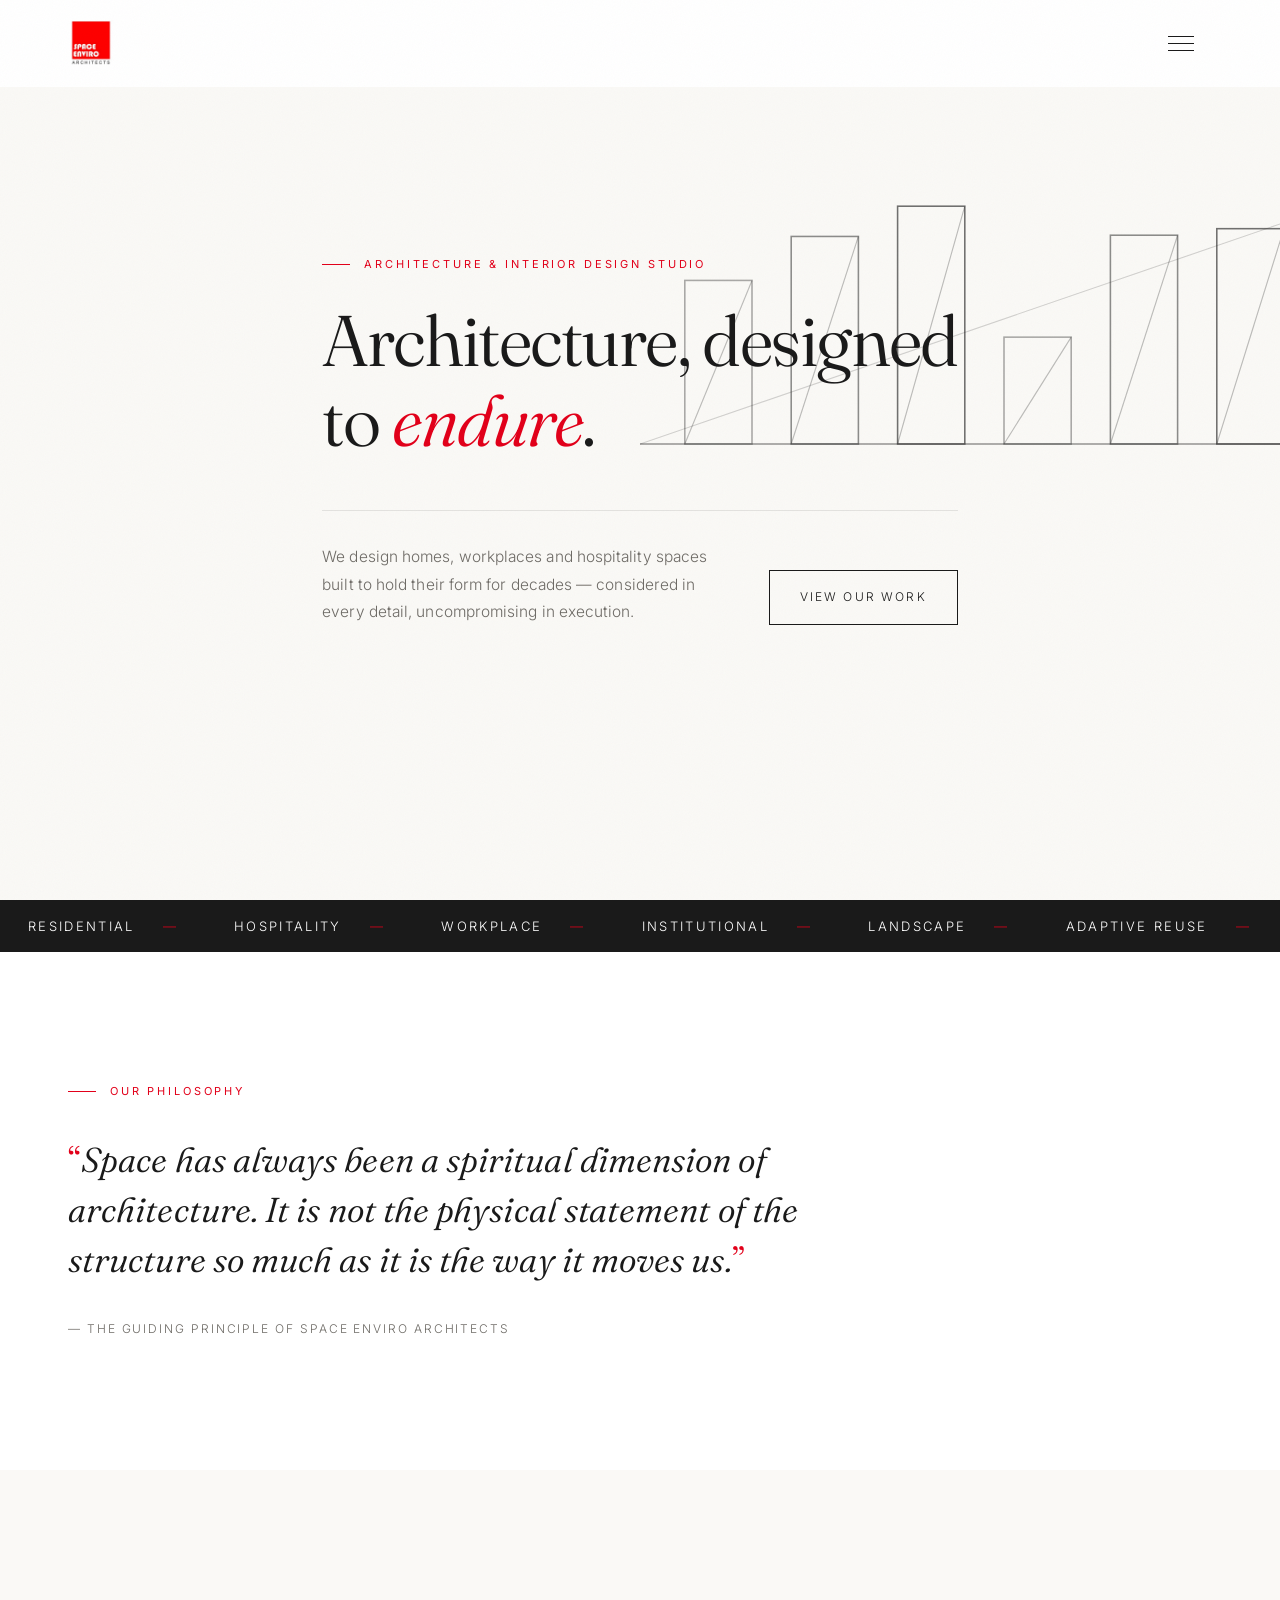
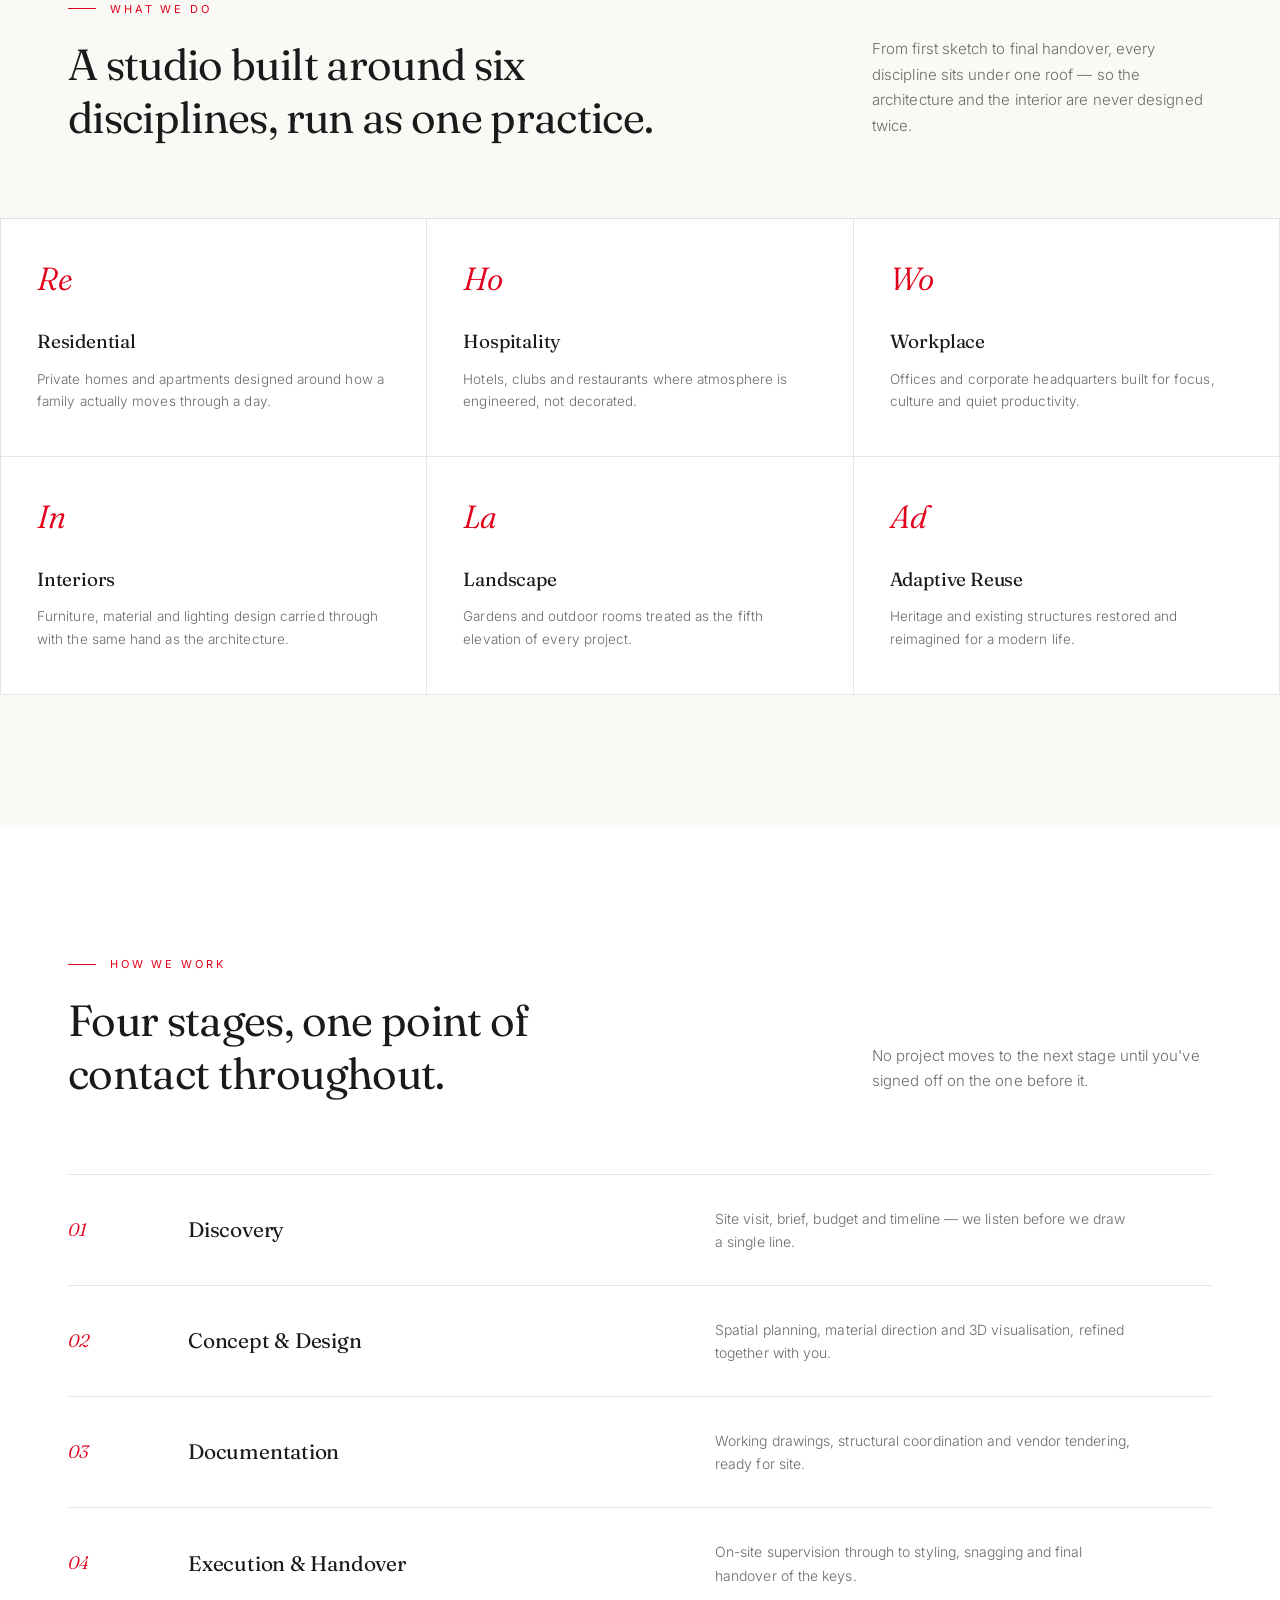
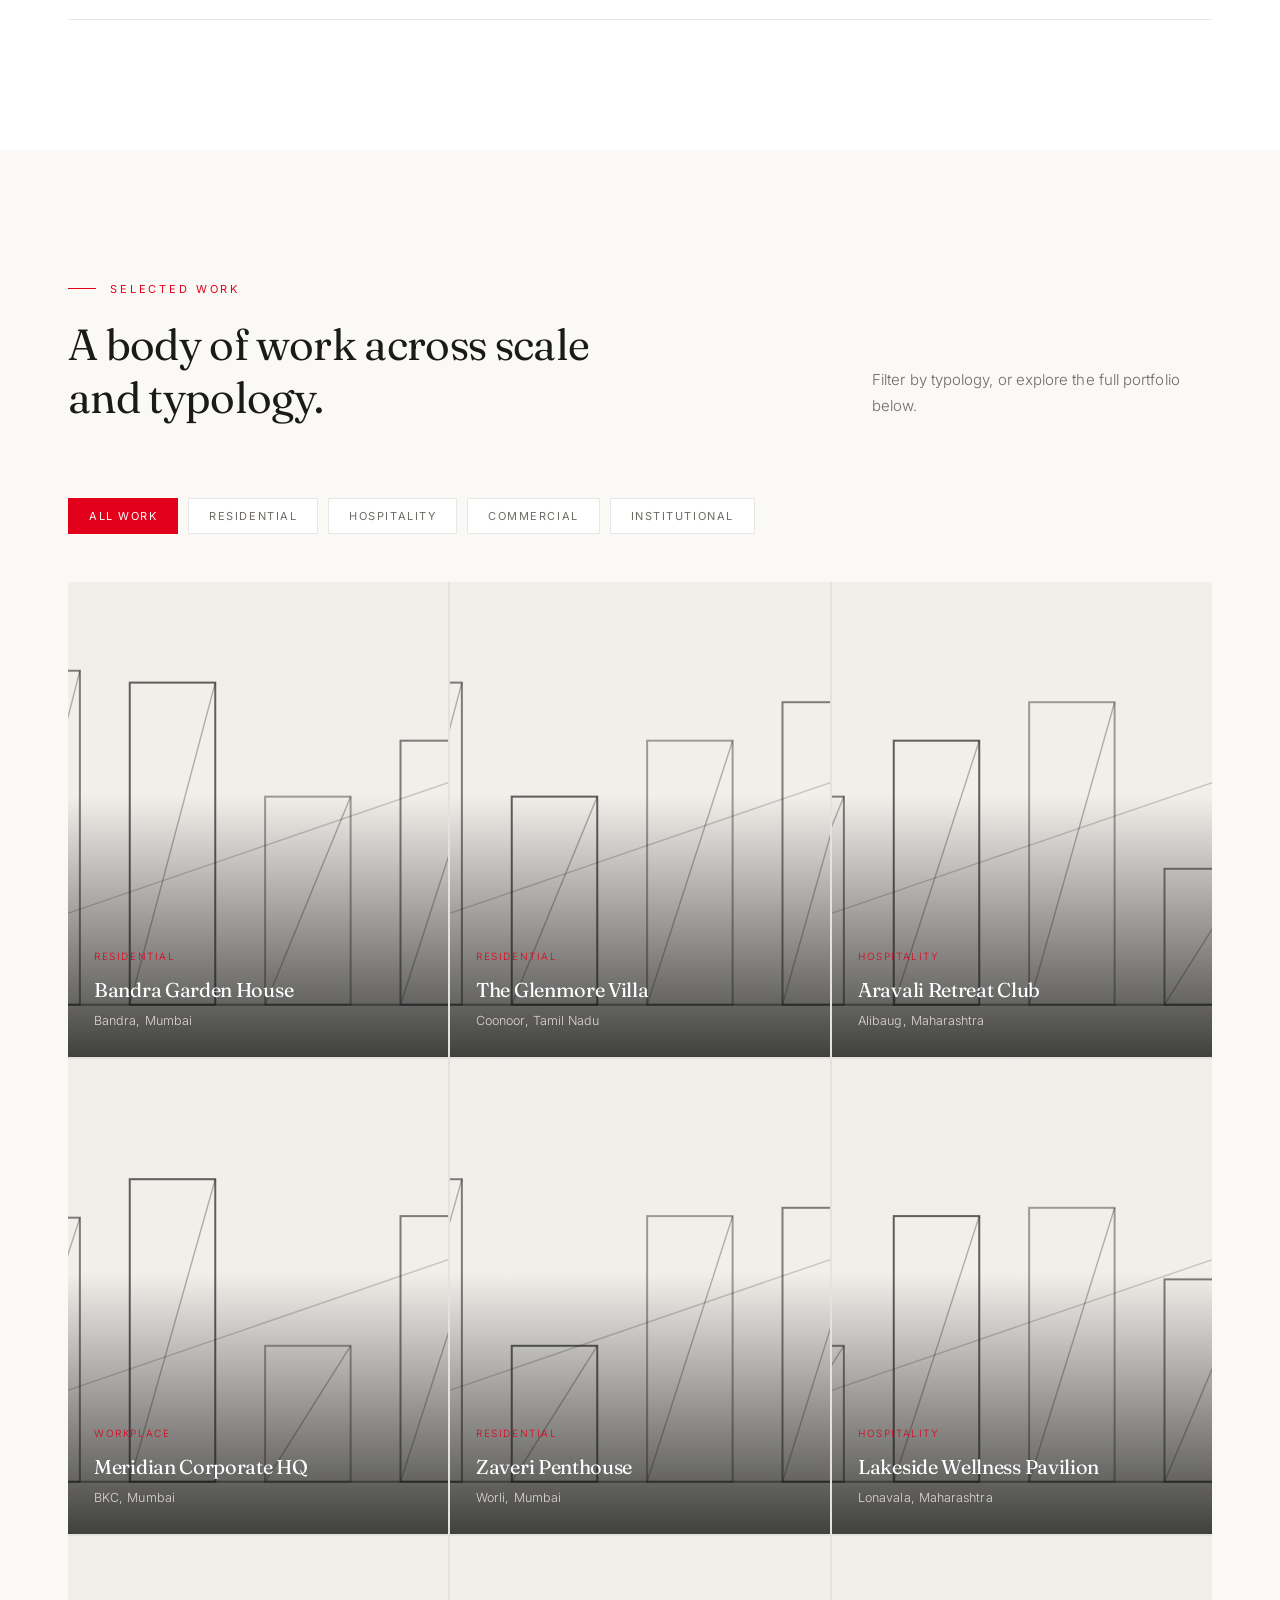
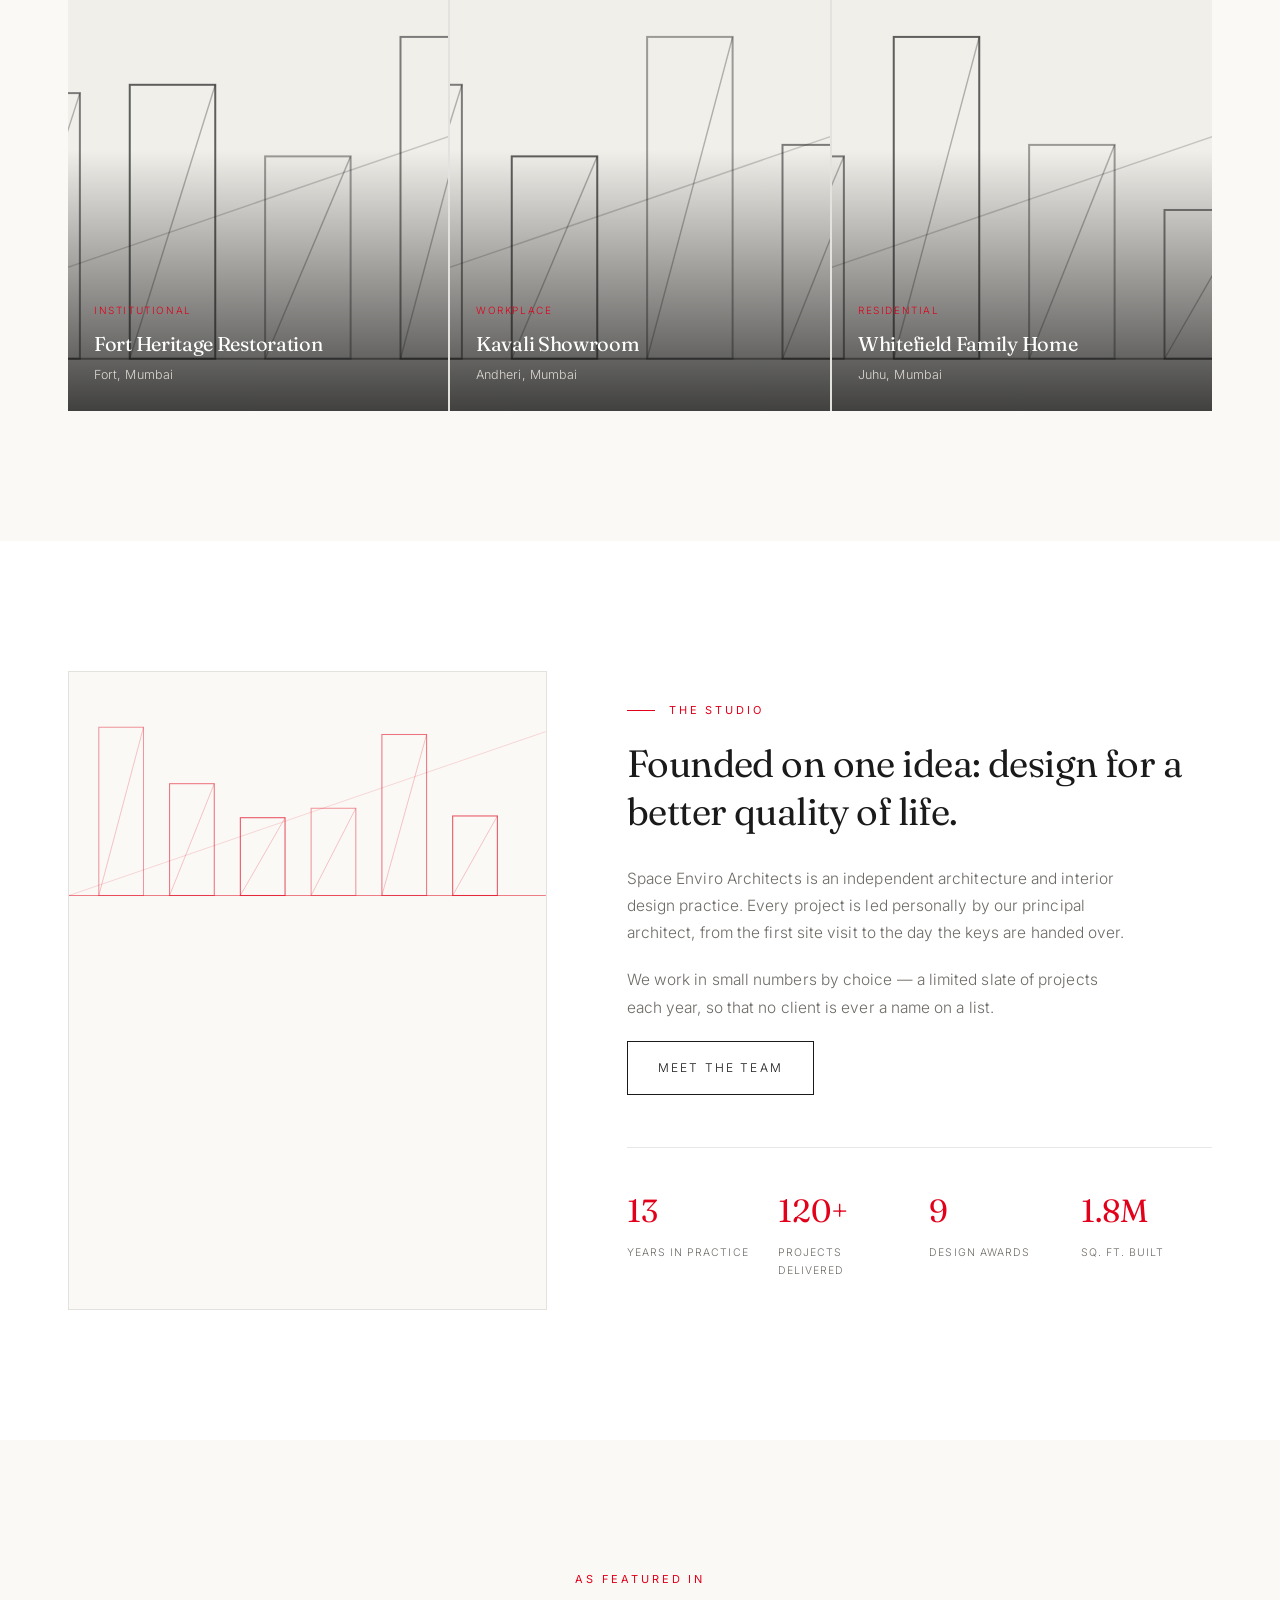
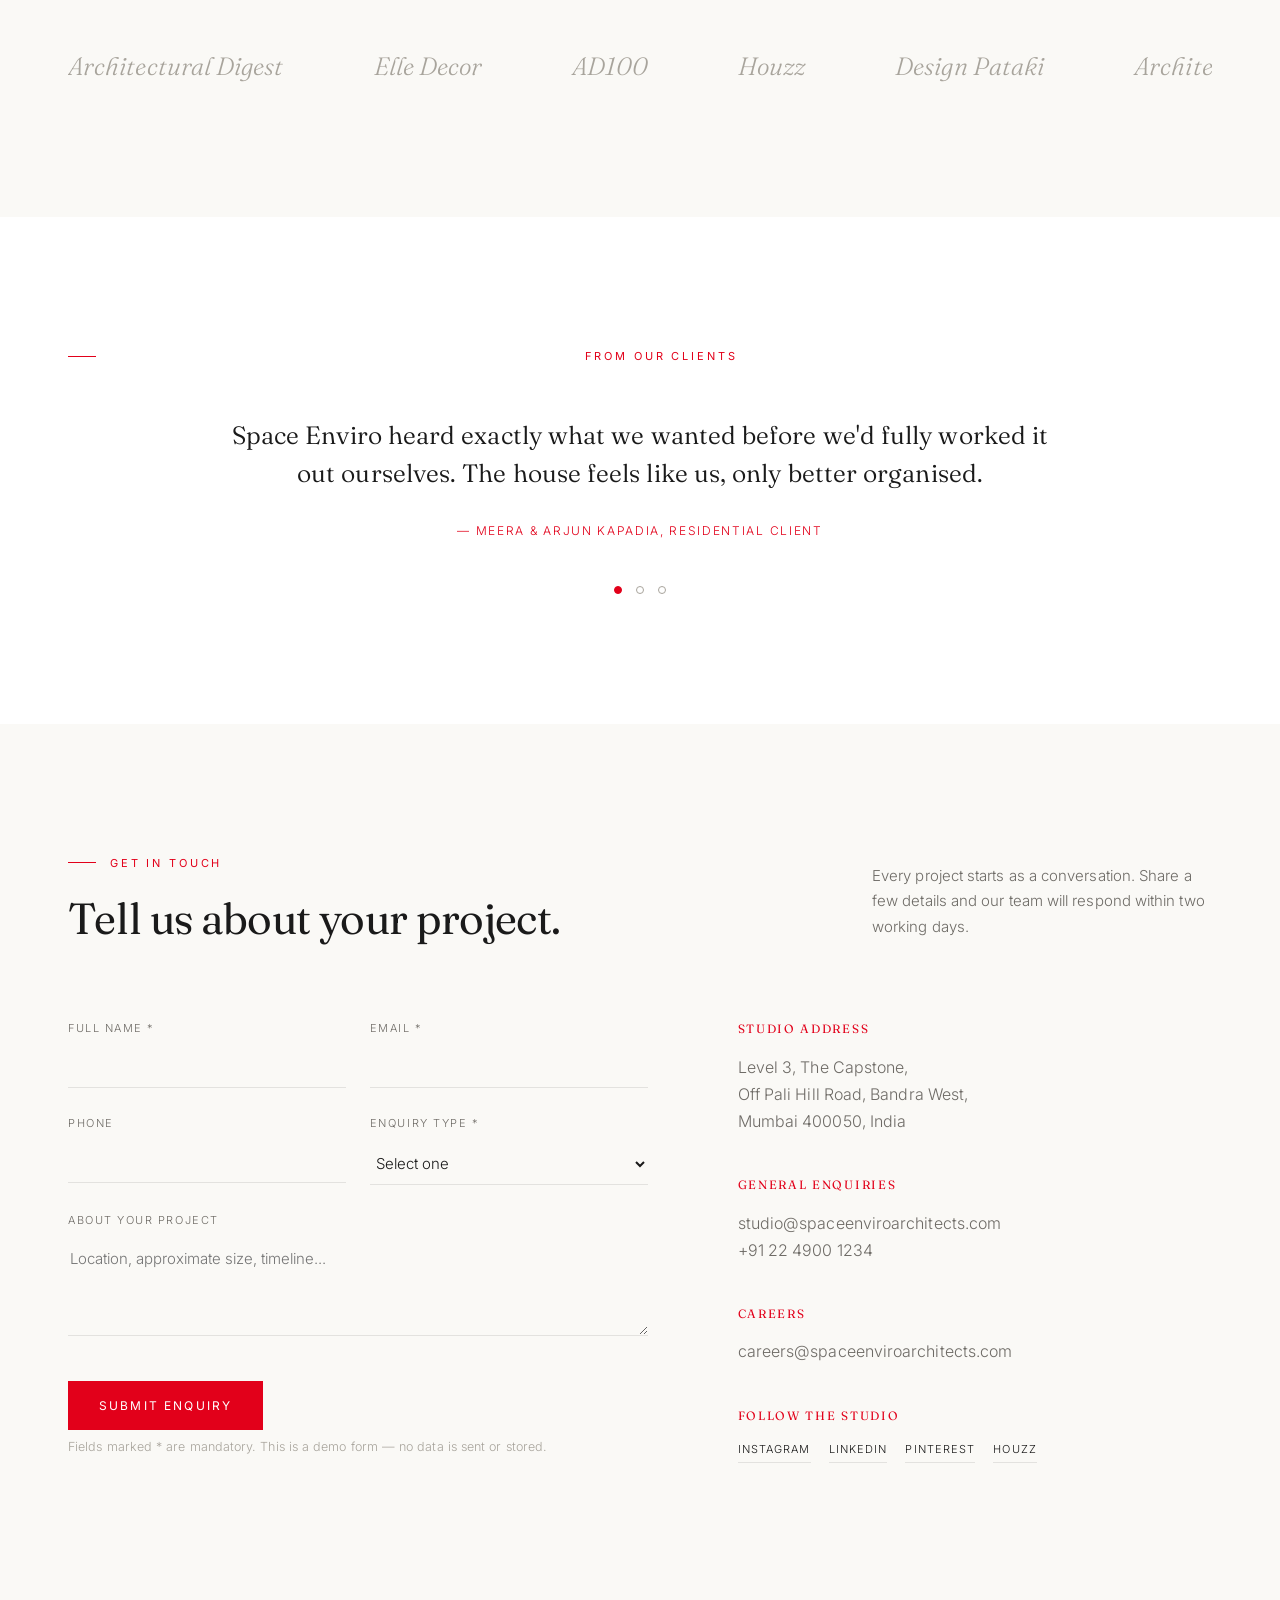
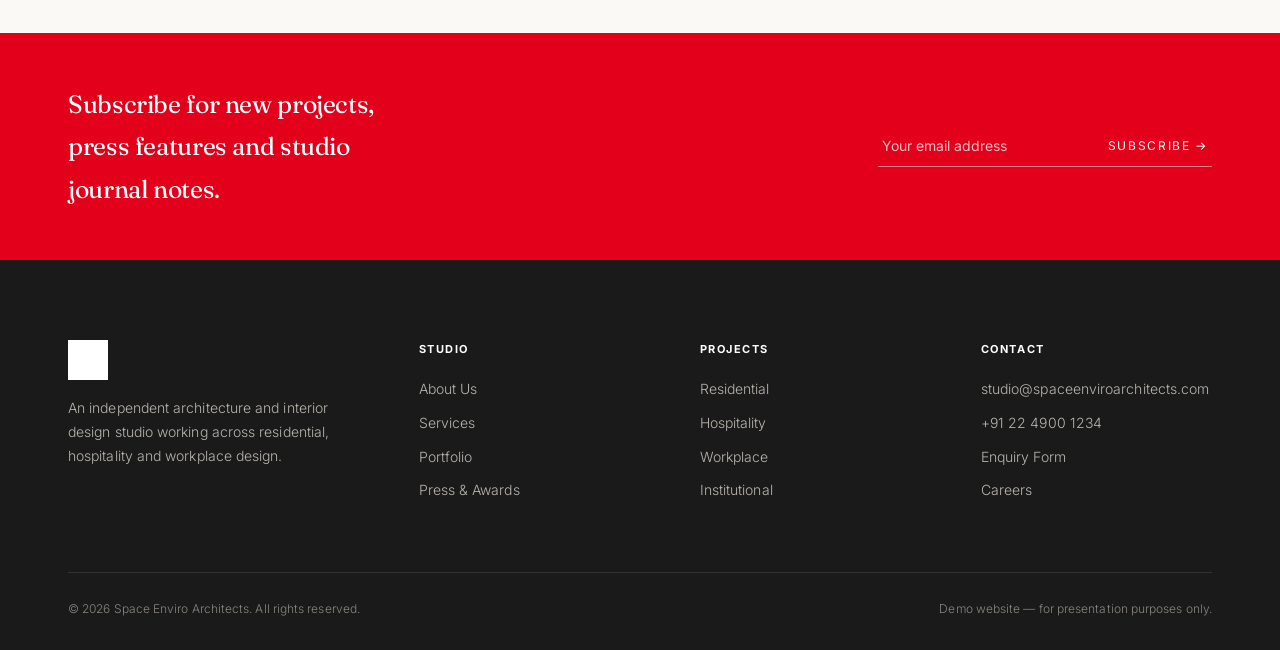
<file: index.html>
<!DOCTYPE html>
<html lang="en">
<head>
<meta charset="UTF-8">
<meta name="viewport" content="width=device-width, initial-scale=1.0">
<title>Space Enviro Architects — Architecture &amp; Interior Design</title>
<meta name="description" content="Space Enviro Architects — an architecture and interior design studio delivering residential, hospitality, and commercial projects with clarity and craft.">
<link rel="preconnect" href="https://fonts.googleapis.com">
<link rel="preconnect" href="https://fonts.gstatic.com" crossorigin>
<link href="https://fonts.googleapis.com/css2?family=Fraunces:opsz,wght@9..144,300;9..144,400;9..144,500;9..144,600&family=Inter:wght@300;400;500;600&display=swap" rel="stylesheet">
<style>
:root{--ink:#1A1A1A; --white:#FFFFFF; --paper:#FAF9F6; --paper-dim:#F1EFEA; --red:#E2001A; --red-dim:#F6DADD; --grey:#6E6B66; --grey-light:#A8A49C; --line: rgba(26,26,26,0.10); --maxw: 1240px; --ease: cubic-bezier(.16,.8,.24,1); }
*{margin:0;padding:0;box-sizing:border-box;}
html{scroll-behavior:smooth;}
@media (prefers-reduced-motion: reduce){html{scroll-behavior:auto;}
*{animation-duration:0.001ms !important; transition-duration:0.001ms !important;}
}
body{background:var(--white); color:var(--ink); font-family:'Inter',sans-serif; font-weight:300; font-size:15.5px; line-height:1.7; letter-spacing:.005em; overflow-x:hidden; -webkit-font-smoothing:antialiased; position:relative; }
body::before{content:""; position:fixed; inset:0; z-index:2000; pointer-events:none; opacity:.035; mix-blend-mode:multiply; background-image:url("data:image/svg+xml;utf8,<svg xmlns='http://www.w3.org/2000/svg' width='180' height='180'><filter id='n'><feTurbulence type='fractalNoise' baseFrequency='0.9' numOctaves='2' stitchTiles='stitch'/><feColorMatrix type='matrix' values='0 0 0 0 0 0 0 0 0 0 0 0 0 0 0 0 0 0 0 0.9 0'/></filter><rect width='100%25' height='100%25' filter='url(%23n)'/></svg>"); background-size:180px 180px; }
a{color:inherit;text-decoration:none;}
img,svg{display:block;max-width:100%;}
button{font-family:inherit;cursor:pointer;background:none;border:none;color:inherit;}
.wrap{max-width:var(--maxw); margin:0 auto; padding:0 48px;}
@media (max-width:900px){.wrap{padding:0 24px;}}
.eyebrow{font-family:'Inter',sans-serif; font-size:11px; letter-spacing:.26em; text-transform:uppercase; color:var(--red); display:flex; align-items:center; gap:14px; font-weight:400; }
.eyebrow::before{content:"";display:block;width:28px;height:1px;background:var(--red);}
h1,h2,h3,.serif{font-family:'Fraunces',serif; font-weight:380; letter-spacing:-.015em; font-optical-sizing:auto;}
.btn{display:inline-flex; align-items:center; gap:10px; font-size:12px; letter-spacing:.18em; text-transform:uppercase; padding:16px 30px; border:1px solid currentColor; transition:background .35s var(--ease), color .35s var(--ease); }
.btn-red{color:var(--white); background:var(--red); border-color:var(--red);}
.btn-red:hover{background:var(--ink); border-color:var(--ink); color:var(--white);}
.btn-dark{color:var(--ink);}
.btn-dark:hover{background:var(--ink); color:var(--white);}
.reveal{opacity:0; transform:translateY(28px); transition:opacity .9s var(--ease), transform .9s var(--ease);}
.reveal.is-visible{opacity:1; transform:translateY(0);}
header{position:fixed; top:0; left:0; width:100%; z-index:100; padding:20px 0; background:rgba(255,255,255,0.98); border-bottom:1px solid transparent; transition:border-color .4s var(--ease), box-shadow .4s var(--ease); }
header.scrolled{border-color:var(--line); box-shadow:0 2px 24px rgba(0,0,0,0.04);}
header .wrap{display:flex; align-items:center; justify-content:space-between;}
.logo-mark{display:flex; align-items:center; gap:12px;}
.logo-mark img{height:46px; width:auto;}
.menu-toggle{display:flex; flex-direction:column; justify-content:center; gap:6px; width:44px; height:44px; z-index:210; position:relative; }
.menu-toggle span{width:26px; height:1px; background:var(--ink); transition:transform .35s var(--ease), opacity .25s var(--ease);}
.menu-toggle.active span:nth-child(1){transform:translateY(7px) rotate(45deg);}
.menu-toggle.active span:nth-child(2){opacity:0;}
.menu-toggle.active span:nth-child(3){transform:translateY(-7px) rotate(-45deg);}
nav.primary-nav{position:fixed; top:78px; right:48px; z-index:200; background:var(--white); display:flex; flex-direction:column; align-items:flex-start; width:190px; max-width:calc(100vw - 48px); max-height:60vh; overflow-y:auto; padding:4px 0; gap:0; box-shadow:0 14px 30px rgba(0,0,0,0.14); border-top:2px solid var(--red); opacity:0; visibility:hidden; transform:translateY(-10px); transition:opacity .3s var(--ease), transform .3s var(--ease), visibility .3s; }
nav.primary-nav.open{opacity:1; visibility:visible; transform:translateY(0);}
@media (max-width:600px){nav.primary-nav{right:24px;}
}
.nav-item{position:relative; width:100%; max-width:100%; border-bottom:1px solid var(--line);}
.nav-item:last-child{border-bottom:none;}
.nav-item > a{display:flex; align-items:center; justify-content:space-between; gap:8px; font-family:'Inter',sans-serif; font-weight:500; font-size:10.5px; letter-spacing:.1em; text-transform:uppercase; color:var(--ink); padding:9px 14px; }
.nav-item > a .arrow{font-family:'Inter',sans-serif; font-size:13px; color:var(--red); transition:transform .3s var(--ease);}
.nav-item.mobile-open > a .arrow{transform:rotate(45deg);}
.submenu{display:none; flex-direction:column; padding:0 0 8px 14px; }
.nav-item.mobile-open .submenu{display:flex;}
.submenu a{font-family:'Inter',sans-serif; font-size:10.5px; letter-spacing:.03em; text-transform:none; color:var(--grey); padding:5px 4px; }
.submenu a:hover{color:var(--red);}
.nav-cta{display:flex; align-items:center; gap:22px;}
.hero{position:relative; min-height:100vh; display:flex; flex-direction:column; justify-content:center; background:var(--paper); overflow:hidden; padding-top:110px; }
.hero-art{position:absolute; right:-6%; top:12%; width:56%; opacity:.9; pointer-events:none;}
@media (max-width:900px){.hero-art{opacity:.35; width:80%;}}
.hero-inner{position:relative; z-index:2;}
.hero h1{font-size:clamp(40px, 5.6vw, 82px); line-height:1.12; font-weight:340; max-width:760px; letter-spacing:-.02em; color:var(--ink); }
.hero h1 em{font-style:italic; color:var(--red); font-weight:340;}
.hero-sub{display:flex; justify-content:space-between; align-items:flex-end; gap:40px; margin-top:50px; padding-top:32px; border-top:1px solid var(--line); flex-wrap:wrap; }
.hero-sub p{max-width:400px; color:var(--grey); font-size:15.5px; line-height:1.75;}
@media (max-width:700px){.hero-sub{flex-direction:column; align-items:flex-start;}}
.marquee{background:var(--ink); color:var(--white); overflow:hidden; padding:15px 0;}
.marquee-track{display:flex; width:max-content; animation:scroll 32s linear infinite;}
.marquee-track span{font-size:13px; letter-spacing:.18em; text-transform:uppercase; padding:0 28px; white-space:nowrap;}
.marquee-track span::after{content:"—"; margin-left:28px; color:var(--red);}
@keyframes scroll{from{transform:translateX(0);}
to{transform:translateX(-50%);}}
section{padding:130px 0;}
@media (max-width:700px){section{padding:80px 0;}}
.section-head{display:flex; justify-content:space-between; align-items:flex-end; gap:40px; margin-bottom:74px; flex-wrap:wrap;}
.section-head h2{font-size:clamp(28px,3.4vw,44px); line-height:1.22; max-width:600px; color:var(--ink);}
.section-head p{max-width:340px; color:var(--grey); font-size:15px; line-height:1.7; padding-bottom:6px;}
.philosophy{background:var(--white);}
.philosophy blockquote{font-family:'Fraunces',serif; font-size:clamp(22px,2.7vw,36px); font-weight:340; font-style:italic; max-width:860px; line-height:1.45; color:var(--ink); font-optical-sizing:auto; }
.philosophy blockquote::before{content:"“"; color:var(--red); font-style:normal;}
.philosophy blockquote::after{content:"”"; color:var(--red); font-style:normal;}
.philosophy cite{display:block; margin-top:34px; font-style:normal; font-size:12px; letter-spacing:.16em; text-transform:uppercase; color:var(--grey);}
.services{background:var(--paper);}
.service-grid{display:grid; grid-template-columns:repeat(3,1fr); border-top:1px solid var(--line); border-left:1px solid var(--line);}
@media (max-width:900px){.service-grid{grid-template-columns:repeat(2,1fr);}}
@media (max-width:600px){.service-grid{grid-template-columns:1fr;}}
.service-card{background:var(--white); padding:44px 36px; border-right:1px solid var(--line); border-bottom:1px solid var(--line); transition:background .35s var(--ease); min-height:220px; display:flex; flex-direction:column; justify-content:space-between; }
.service-card:hover{background:var(--red-dim);}
.service-mono{font-family:'Fraunces',serif; font-style:italic; font-size:32px; color:var(--red); line-height:1; font-weight:340;}
.service-card h3{font-size:19px; margin-top:30px; font-weight:400; letter-spacing:-.01em; color:var(--ink);}
.service-card p{font-size:13.5px; line-height:1.65; color:var(--grey); margin-top:10px;}
.process{background:var(--white);}
.process-list{border-top:1px solid var(--line);}
.process-row{display:grid; grid-template-columns:90px 1fr 1fr; gap:30px; align-items:center; padding:32px 0; border-bottom:1px solid var(--line); }
@media (max-width:800px){.process-row{grid-template-columns:50px 1fr; }.process-row .process-desc{grid-column:2/3;}}
.process-num{font-family:'Fraunces',serif; font-style:italic; font-size:18px; color:var(--red); font-weight:340;}
.process-row h3{font-size:21px; font-weight:400; letter-spacing:-.01em; color:var(--ink);}
.process-desc{color:var(--grey); font-size:14px; line-height:1.65; max-width:420px;}
.portfolio{background:var(--paper);}
.filters{display:flex; gap:10px; flex-wrap:wrap; margin-bottom:48px;}
.filter-btn{font-size:11px; letter-spacing:.14em; text-transform:uppercase; padding:10px 20px; border:1px solid var(--line); color:var(--grey); transition:all .3s var(--ease); background:var(--white); }
.filter-btn.active, .filter-btn:hover{background:var(--red); color:var(--white); border-color:var(--red);}
.project-grid{display:grid; grid-template-columns:repeat(3,1fr); gap:2px; background:var(--line);}
@media (max-width:900px){.project-grid{grid-template-columns:repeat(2,1fr);}}
@media (max-width:560px){.project-grid{grid-template-columns:1fr;}}
.project-card{position:relative; aspect-ratio:4/5; overflow:hidden; background:var(--white); cursor:pointer;}
.project-card.hidden{display:none;}
.project-card svg{width:100%; height:100%; transform:scale(1.02); transition:transform .8s var(--ease);}
.project-card:hover svg{transform:scale(1.09);}
.project-overlay{position:absolute; inset:0; display:flex; flex-direction:column; justify-content:flex-end; padding:26px; background:linear-gradient(180deg, transparent 45%, rgba(26,26,26,.82) 100%); }
.project-overlay .tag{font-size:10px; letter-spacing:.16em; text-transform:uppercase; color:var(--red); margin-bottom:8px;}
.project-overlay h3{color:var(--white); font-size:20px; font-weight:400;}
.project-overlay p{color:#DDD8D2; font-size:12.5px; margin-top:3px;}
.studio{background:var(--white);}
.studio-grid{display:grid; grid-template-columns:0.9fr 1.1fr; gap:80px; align-items:center;}
@media (max-width:900px){.studio-grid{grid-template-columns:1fr; gap:50px;}}
.studio-art{aspect-ratio:3/4; background:var(--paper); border:1px solid var(--line);}
.studio-copy p{color:var(--grey); font-size:15.5px; line-height:1.75; max-width:500px; margin-bottom:20px;}
.studio-copy h2{font-size:clamp(26px,3.2vw,38px); line-height:1.28; margin-bottom:28px; color:var(--ink);}
.stat-row{display:grid; grid-template-columns:repeat(4,1fr); gap:20px; margin-top:52px; border-top:1px solid var(--line); padding-top:36px;}
@media (max-width:700px){.stat-row{grid-template-columns:repeat(2,1fr); row-gap:36px;}}
.stat-num{font-family:'Fraunces',serif; font-size:32px; font-weight:380; color:var(--red);}
.stat-label{font-size:10.5px; letter-spacing:.1em; text-transform:uppercase; color:var(--grey); margin-top:6px;}
.press{background:var(--paper); text-align:center;}
.press .eyebrow{justify-content:center;}
.press .eyebrow::before{display:none;}
.press-marquee{margin-top:56px; overflow:hidden;}
.press-track{display:flex; width:max-content; gap:90px; align-items:center; animation:scroll 26s linear infinite;}
.press-track span{font-family:'Fraunces',serif; font-size:25px; font-style:italic; color:var(--grey-light); white-space:nowrap;}
.testimonials{background:var(--white);}
.test-wrap{position:relative; max-width:820px; margin:0 auto; text-align:center;}
.test-slide{display:none;}
.test-slide.active{display:block; animation:fadein .8s var(--ease);}
@keyframes fadein{from{opacity:0; transform:translateY(10px);}
to{opacity:1; transform:translateY(0);}}
.test-slide p{font-family:'Fraunces',serif; font-size:clamp(18px,2.2vw,25px); font-weight:340; line-height:1.55; color:var(--ink);}
.test-slide cite{display:block; margin-top:28px; font-style:normal; font-size:12px; letter-spacing:.14em; text-transform:uppercase; color:var(--red);}
.test-nav{display:flex; justify-content:center; gap:14px; margin-top:44px;}
.test-dot{width:8px; height:8px; border-radius:50%; border:1px solid var(--grey-light); transition:all .3s;}
.test-dot.active{background:var(--red); border-color:var(--red);}
.contact{background:var(--paper);}
.contact-grid{display:grid; grid-template-columns:1.1fr 0.9fr; gap:90px;}
@media (max-width:900px){.contact-grid{grid-template-columns:1fr; gap:60px;}}
.field{margin-bottom:26px;}
.field label{display:block; font-size:11px; letter-spacing:.14em; text-transform:uppercase; color:var(--grey); margin-bottom:10px;}
.field input, .field select, .field textarea{width:100%; background:transparent; border:none; border-bottom:1px solid var(--line); color:var(--ink); font-family:'Inter',sans-serif; font-size:15px; padding:10px 2px; font-weight:300; }
.field select option{color:var(--ink);}
.field input:focus, .field select:focus, .field textarea:focus{outline:none; border-color:var(--red);}
.field-row{display:grid; grid-template-columns:1fr 1fr; gap:24px;}
@media (max-width:520px){.field-row{grid-template-columns:1fr;}}
.contact-info-block{margin-bottom:40px;}
.contact-info-block h3{font-size:12px; letter-spacing:.14em; text-transform:uppercase; color:var(--red); margin-bottom:14px;}
.contact-info-block p, .contact-info-block a{font-size:16px; color:var(--grey);}
.social-row{display:flex; gap:18px; margin-top:8px;}
.social-row a{font-size:11px; letter-spacing:.1em; text-transform:uppercase; border-bottom:1px solid var(--line); padding-bottom:3px; color:var(--ink);}
.form-note{font-size:12.5px; color:var(--grey-light); margin-top:6px;}
.form-success{display:none; padding:20px 0; color:var(--red); font-size:14px;}
.form-success.show{display:block;}
.newsletter{background:var(--red); color:var(--white);}
.newsletter .wrap{display:flex; justify-content:space-between; align-items:center; gap:30px; padding-top:50px; padding-bottom:50px; flex-wrap:wrap;}
.newsletter h3{font-size:25px; max-width:360px; font-weight:400;}
.newsletter form{display:flex; gap:0; border-bottom:1px solid rgba(255,255,255,.5); min-width:320px;}
.newsletter input{flex:1; background:transparent; border:none; padding:12px 4px; font-family:'Inter',sans-serif; color:var(--white); font-size:14px;}
.newsletter input::placeholder{color:rgba(255,255,255,.75);}
.newsletter button{font-size:12px; letter-spacing:.14em; text-transform:uppercase; padding:12px 4px; color:var(--white);}
footer{background:var(--ink); color:#B9B5AE; padding:80px 0 30px;}
.footer-grid{display:grid; grid-template-columns:1.3fr 1fr 1fr 1fr; gap:50px; padding-bottom:60px; border-bottom:1px solid rgba(255,255,255,0.1);}
@media (max-width:800px){.footer-grid{grid-template-columns:1fr 1fr; row-gap:40px;}}
.footer-grid h4{font-size:11px; letter-spacing:.14em; text-transform:uppercase; color:var(--white); margin-bottom:18px;}
.footer-grid a, .footer-grid p{display:block; font-size:14px; margin-bottom:10px; color:#B9B5AE;}
.footer-grid a:hover{color:var(--red);}
.footer-logo{display:flex; align-items:center; gap:12px; margin-bottom:16px;}
.footer-logo img{height:40px; width:auto; filter:brightness(0) invert(1);}
.footer-bottom{display:flex; justify-content:space-between; padding-top:26px; font-size:12px; color:#8a867f; flex-wrap:wrap; gap:12px;}
::selection{background:var(--red); color:var(--white);}
</style>
</head>
<body>

<header id="siteHeader">
  <div class="wrap">
    <a class="logo-mark" href="#top">
      <img src="[data-uri]" alt="Space Enviro Architects logo">
    </a>
    <nav class="primary-nav" id="primaryNav">
      <div class="nav-item"><a href="#top">Home</a></div>
      <div class="nav-item"><a href="#portfolio">Portfolio<span class="arrow">+</span></a>
        <div class="submenu">
          <a href="#portfolio" data-filter-link="all">All Projects</a>
          <a href="#portfolio" data-filter-link="residential">Residential</a>
          <a href="#portfolio" data-filter-link="commercial">Commercial</a>
          <a href="#portfolio" data-filter-link="hospitality">Hospitality</a>
          <a href="#portfolio" data-filter-link="institutional">Institutional</a>
        </div>
      </div>
      <div class="nav-item"><a href="#press">Press-Accolades<span class="arrow">+</span></a>
        <div class="submenu">
          <a href="#press">Awards</a>
          <a href="#press">Press Features</a>
        </div>
      </div>
      <div class="nav-item"><a href="#studio">About Us<span class="arrow">+</span></a>
        <div class="submenu">
          <a href="#studio">Our Story</a>
          <a href="#philosophy">Our Philosophy</a>
          <a href="#studio">Meet The Team</a>
          <a href="#services">Our Services</a>
        </div>
      </div>
      <div class="nav-item"><a href="#contact">Contact Us<span class="arrow">+</span></a>
        <div class="submenu">
          <a href="#contact">Contact Us</a>
          <a href="#contact">Careers</a>
        </div>
      </div>
    </nav>
    <div class="nav-cta">
      <button class="menu-toggle" id="menuToggle" aria-label="Toggle menu">
        <span></span><span></span><span></span>
      </button>
    </div>
  </div>
</header>

<section class="hero" id="top">
  <div class="hero-art" id="heroArt"></div>
  <div class="wrap hero-inner">
    <div class="eyebrow" style="margin-bottom:26px;">Architecture &amp; Interior Design Studio</div>
    <h1 class="reveal is-visible">Architecture, designed<br>to <em>endure</em>.</h1>
    <div class="hero-sub">
      <p>We design homes, workplaces and hospitality spaces built to hold their form for decades — considered in every detail, uncompromising in execution.</p>
      <a href="#portfolio" class="btn btn-dark">View Our Work</a>
    </div>
  </div>
</section>

<div class="marquee">
  <div class="marquee-track" id="marqueeTrack">
    <span>Residential</span><span>Hospitality</span><span>Workplace</span><span>Institutional</span><span>Landscape</span><span>Adaptive Reuse</span>
    <span>Residential</span><span>Hospitality</span><span>Workplace</span><span>Institutional</span><span>Landscape</span><span>Adaptive Reuse</span>
  </div>
</div>

<section class="philosophy" id="philosophy">
  <div class="wrap reveal">
    <div class="eyebrow" style="margin-bottom:34px;">Our Philosophy</div>
    <blockquote>Space has always been a spiritual dimension of architecture. It is not the physical statement of the structure so much as it is the way it moves us.</blockquote>
    <cite>— The Guiding Principle of Space Enviro Architects</cite>
  </div>
</section>

<section class="services" id="services">
  <div class="wrap">
    <div class="section-head reveal">
      <div>
        <div class="eyebrow">What We Do</div>
        <h2 style="margin-top:20px;">A studio built around six disciplines, run as one practice.</h2>
      </div>
      <p>From first sketch to final handover, every discipline sits under one roof — so the architecture and the interior are never designed twice.</p>
    </div>
  </div>
  <div class="service-grid reveal">
    <div class="service-card"><div class="service-mono">Re</div><h3>Residential</h3><p>Private homes and apartments designed around how a family actually moves through a day.</p></div>
    <div class="service-card"><div class="service-mono">Ho</div><h3>Hospitality</h3><p>Hotels, clubs and restaurants where atmosphere is engineered, not decorated.</p></div>
    <div class="service-card"><div class="service-mono">Wo</div><h3>Workplace</h3><p>Offices and corporate headquarters built for focus, culture and quiet productivity.</p></div>
    <div class="service-card"><div class="service-mono">In</div><h3>Interiors</h3><p>Furniture, material and lighting design carried through with the same hand as the architecture.</p></div>
    <div class="service-card"><div class="service-mono">La</div><h3>Landscape</h3><p>Gardens and outdoor rooms treated as the fifth elevation of every project.</p></div>
    <div class="service-card"><div class="service-mono">Ad</div><h3>Adaptive Reuse</h3><p>Heritage and existing structures restored and reimagined for a modern life.</p></div>
  </div>
</section>

<section class="process">
  <div class="wrap">
    <div class="section-head reveal">
      <div><div class="eyebrow">How We Work</div><h2 style="margin-top:20px;">Four stages, one point of contact throughout.</h2></div>
      <p>No project moves to the next stage until you've signed off on the one before it.</p>
    </div>
    <div class="process-list reveal">
      <div class="process-row"><div class="process-num">01</div><h3>Discovery</h3><div class="process-desc">Site visit, brief, budget and timeline — we listen before we draw a single line.</div></div>
      <div class="process-row"><div class="process-num">02</div><h3>Concept &amp; Design</h3><div class="process-desc">Spatial planning, material direction and 3D visualisation, refined together with you.</div></div>
      <div class="process-row"><div class="process-num">03</div><h3>Documentation</h3><div class="process-desc">Working drawings, structural coordination and vendor tendering, ready for site.</div></div>
      <div class="process-row"><div class="process-num">04</div><h3>Execution &amp; Handover</h3><div class="process-desc">On-site supervision through to styling, snagging and final handover of the keys.</div></div>
    </div>
  </div>
</section>

<section class="portfolio" id="portfolio">
  <div class="wrap">
    <div class="section-head reveal">
      <div><div class="eyebrow">Selected Work</div><h2 style="margin-top:20px;">A body of work across scale and typology.</h2></div>
      <p>Filter by typology, or explore the full portfolio below.</p>
    </div>
    <div class="filters reveal">
      <button class="filter-btn active" data-filter="all">All Work</button>
      <button class="filter-btn" data-filter="residential">Residential</button>
      <button class="filter-btn" data-filter="hospitality">Hospitality</button>
      <button class="filter-btn" data-filter="commercial">Commercial</button>
      <button class="filter-btn" data-filter="institutional">Institutional</button>
    </div>
    <div class="project-grid reveal" id="projectGrid"></div>
  </div>
</section>

<section class="studio" id="studio">
  <div class="wrap">
    <div class="studio-grid">
      <div class="studio-art reveal" id="studioArt"></div>
      <div class="studio-copy reveal">
        <div class="eyebrow">The Studio</div>
        <h2 style="margin-top:20px;">Founded on one idea: design for a better quality of life.</h2>
        <p>Space Enviro Architects is an independent architecture and interior design practice. Every project is led personally by our principal architect, from the first site visit to the day the keys are handed over.</p>
        <p>We work in small numbers by choice — a limited slate of projects each year, so that no client is ever a name on a list.</p>
        <a href="#contact" class="btn btn-dark">Meet the Team</a>
        <div class="stat-row">
          <div><div class="stat-num">13</div><div class="stat-label">Years in Practice</div></div>
          <div><div class="stat-num">120+</div><div class="stat-label">Projects Delivered</div></div>
          <div><div class="stat-num">9</div><div class="stat-label">Design Awards</div></div>
          <div><div class="stat-num">1.8M</div><div class="stat-label">Sq. Ft. Built</div></div>
        </div>
      </div>
    </div>
  </div>
</section>

<section class="press" id="press">
  <div class="wrap reveal">
    <div class="eyebrow">As Featured In</div>
    <div class="press-marquee">
      <div class="press-track">
        <span>Architectural Digest</span><span>Elle Decor</span><span>AD100</span><span>Houzz</span><span>Design Pataki</span>
        <span>Architectural Digest</span><span>Elle Decor</span><span>AD100</span><span>Houzz</span><span>Design Pataki</span>
      </div>
    </div>
  </div>
</section>

<section class="testimonials">
  <div class="wrap">
    <div class="eyebrow" style="justify-content:center; margin-bottom:50px;"><span style="margin:0 auto;">From Our Clients</span></div>
    <div class="test-wrap">
      <div class="test-slide active">
        <p>Space Enviro heard exactly what we wanted before we'd fully worked it out ourselves. The house feels like us, only better organised.</p>
        <cite>— Meera &amp; Arjun Kapadia, Residential Client</cite>
      </div>
      <div class="test-slide">
        <p>Flawless planning and execution. The team ran the entire site so we didn't have to manage a single vendor ourselves.</p>
        <cite>— Rohan Devani, Hospitality Client</cite>
      </div>
      <div class="test-slide">
        <p>Our office finally looks like the company we've built. Clients notice it the second they walk in.</p>
        <cite>— Sana Irani, Workplace Client</cite>
      </div>
      <div class="test-nav" id="testNav"></div>
    </div>
  </div>
</section>

<section class="contact" id="contact">
  <div class="wrap">
    <div class="section-head" style="border:none;">
      <div><div class="eyebrow">Get In Touch</div><h2 style="margin-top:20px;">Tell us about your project.</h2></div>
      <p>Every project starts as a conversation. Share a few details and our team will respond within two working days.</p>
    </div>
    <div class="contact-grid">
      <form id="contactForm">
        <div class="field-row">
          <div class="field"><label for="fname">Full Name *</label><input id="fname" type="text" required></div>
          <div class="field"><label for="femail">Email *</label><input id="femail" type="email" required></div>
        </div>
        <div class="field-row">
          <div class="field"><label for="fphone">Phone</label><input id="fphone" type="tel"></div>
          <div class="field">
            <label for="ftype">Enquiry Type *</label>
            <select id="ftype" required>
              <option value="">Select one</option>
              <option>Residential Project</option>
              <option>Hospitality Project</option>
              <option>Workplace / Commercial</option>
              <option>Press &amp; Media</option>
              <option>Careers</option>
            </select>
          </div>
        </div>
        <div class="field"><label for="fmsg">About Your Project</label><textarea id="fmsg" rows="4" placeholder="Location, approximate size, timeline..."></textarea></div>
        <button type="submit" class="btn btn-red" style="margin-top:10px;">Submit Enquiry</button>
        <div class="form-note">Fields marked * are mandatory. This is a demo form — no data is sent or stored.</div>
        <div class="form-success" id="formSuccess">Thank you — your enquiry has been noted. Our team will be in touch shortly.</div>
      </form>

      <div>
        <div class="contact-info-block">
          <h3>Studio Address</h3>
          <p>Level 3, The Capstone,<br>Off Pali Hill Road, Bandra West,<br>Mumbai 400050, India</p>
        </div>
        <div class="contact-info-block">
          <h3>General Enquiries</h3>
          <p><a href="mailto:studio@spaceenviroarchitects.com">studio@spaceenviroarchitects.com</a></p>
          <p><a href="tel:+912249001234">+91 22 4900 1234</a></p>
        </div>
        <div class="contact-info-block">
          <h3>Careers</h3>
          <p><a href="mailto:careers@spaceenviroarchitects.com">careers@spaceenviroarchitects.com</a></p>
        </div>
        <div class="contact-info-block">
          <h3>Follow The Studio</h3>
          <div class="social-row">
            <a href="#">Instagram</a><a href="#">LinkedIn</a><a href="#">Pinterest</a><a href="#">Houzz</a>
          </div>
        </div>
      </div>
    </div>
  </div>
</section>

<div class="newsletter">
  <div class="wrap">
    <h3>Subscribe for new projects, press features and studio journal notes.</h3>
    <form id="newsForm"><input type="email" placeholder="Your email address" required><button type="submit">Subscribe →</button></form>
  </div>
</div>

<footer>
  <div class="wrap">
    <div class="footer-grid">
      <div>
        <div class="footer-logo"><img src="[data-uri]" alt="Space Enviro Architects logo"></div>
        <p style="max-width:280px;">An independent architecture and interior design studio working across residential, hospitality and workplace design.</p>
      </div>
      <div>
        <h4>Studio</h4>
        <a href="#studio">About Us</a>
        <a href="#services">Services</a>
        <a href="#portfolio">Portfolio</a>
        <a href="#press">Press &amp; Awards</a>
      </div>
      <div>
        <h4>Projects</h4>
        <a href="#portfolio">Residential</a>
        <a href="#portfolio">Hospitality</a>
        <a href="#portfolio">Workplace</a>
        <a href="#portfolio">Institutional</a>
      </div>
      <div>
        <h4>Contact</h4>
        <a href="mailto:studio@spaceenviroarchitects.com">studio@spaceenviroarchitects.com</a>
        <a href="tel:+912249001234">+91 22 4900 1234</a>
        <a href="#contact">Enquiry Form</a>
        <a href="mailto:careers@spaceenviroarchitects.com">Careers</a>
      </div>
    </div>
    <div class="footer-bottom">
      <span>© <span id="year"></span> Space Enviro Architects. All rights reserved.</span>
      <span>Demo website — for presentation purposes only.</span>
    </div>
  </div>
</footer>

<script>
document.getElementById('year').textContent = new Date().getFullYear();
const header = document.getElementById('siteHeader');
window.addEventListener('scroll', () => {
  header.classList.toggle('scrolled', window.scrollY > 40);
});
const menuToggle = document.getElementById('menuToggle');
const primaryNav = document.getElementById('primaryNav');
function closeMenu(){ primaryNav.classList.remove('open'); menuToggle.classList.remove('active'); }
menuToggle.addEventListener('click', () => {
  primaryNav.classList.toggle('open');
  menuToggle.classList.toggle('active');
});
document.querySelectorAll('.nav-item').forEach(item => {
  const link = item.querySelector(':scope > a');
  const sub = item.querySelector('.submenu');
  if (sub){
    link.addEventListener('click', (e) => {
      e.preventDefault();
      item.classList.toggle('mobile-open');
    });
  } else {
    link.addEventListener('click', closeMenu);
  }
});
document.querySelectorAll('.submenu a').forEach(a => a.addEventListener('click', closeMenu));
const io = new IntersectionObserver((entries) => {
  entries.forEach(e => { if (e.isIntersecting) { e.target.classList.add('is-visible'); io.unobserve(e.target); } });
}, { threshold: 0.15 });
document.querySelectorAll('.reveal').forEach(el => io.observe(el));
function lineArt(seed, accent, bg){
  const rnd = (a,b,s) => { const x = Math.sin(s*999)*10000; return a + (x - Math.floor(x)) * (b-a); };
  let bars = '';
  const cols = 6;
  for (let i=0;i<cols;i++){
    const h = rnd(30,92, seed+i);
    const x = 40 + i*95;
    bars += `<rect x="${x}" y="${300-h*2.6}" width="60" height="${h*2.6}" fill="none" stroke="${accent}" stroke-opacity="${0.4+ (i%3)*0.14}" stroke-width="1.4"/>`;
    bars += `<line x1="${x}" y1="300" x2="${x+60}" y2="${300-h*2.6}" stroke="${accent}" stroke-opacity="0.3" stroke-width="1"/>`;
  }
  return `<svg viewBox="0 0 640 340" preserveAspectRatio="xMidYMax slice" xmlns="http://www.w3.org/2000/svg">
    <rect width="640" height="340" fill="${bg}"/>
    <line x1="0" y1="300" x2="640" y2="300" stroke="${accent}" stroke-opacity="0.5" stroke-width="1.4"/>
    ${bars}
    <line x1="0" y1="300" x2="640" y2="80" stroke="${accent}" stroke-opacity="0.2" stroke-width="1"/>
  </svg>`;
}
document.getElementById('heroArt').innerHTML = lineArt(4, '#1A1A1A', 'transparent').replace('<rect width="640" height="340" fill="transparent"/>','');
document.getElementById('studioArt').innerHTML = lineArt(11, '#E2001A', '#FAF9F6');
const projects = [
  {name:'Bandra Garden House', loc:'Bandra, Mumbai', cat:'residential', tag:'Residential'},
  {name:'The Glenmore Villa', loc:'Coonoor, Tamil Nadu', cat:'residential', tag:'Residential'},
  {name:'Aravali Retreat Club', loc:'Alibaug, Maharashtra', cat:'hospitality', tag:'Hospitality'},
  {name:'Meridian Corporate HQ', loc:'BKC, Mumbai', cat:'commercial', tag:'Workplace'},
  {name:'Zaveri Penthouse', loc:'Worli, Mumbai', cat:'residential', tag:'Residential'},
  {name:'Lakeside Wellness Pavilion', loc:'Lonavala, Maharashtra', cat:'hospitality', tag:'Hospitality'},
  {name:'Fort Heritage Restoration', loc:'Fort, Mumbai', cat:'institutional', tag:'Institutional'},
  {name:'Kavali Showroom', loc:'Andheri, Mumbai', cat:'commercial', tag:'Workplace'},
  {name:'Whitefield Family Home', loc:'Juhu, Mumbai', cat:'residential', tag:'Residential'}
];
const grid = document.getElementById('projectGrid');
projects.forEach((p,i) => {
  const card = document.createElement('div');
  card.className = 'project-card';
  card.dataset.cat = p.cat;
  card.innerHTML = `${lineArt(i+1,'#1A1A1A','#F1EFEA')}<div class="project-overlay"><div class="tag">${p.tag}</div><h3>${p.name}</h3><p>${p.loc}</p></div>`;
  grid.appendChild(card);
});
function applyFilter(f){
  document.querySelectorAll('.filter-btn').forEach(b => b.classList.toggle('active', b.dataset.filter===f));
  document.querySelectorAll('.project-card').forEach(card => {
    card.classList.toggle('hidden', !(f==='all' || card.dataset.cat===f));
  });
}
document.querySelectorAll('.filter-btn').forEach(btn => btn.addEventListener('click', () => applyFilter(btn.dataset.filter)));
document.querySelectorAll('[data-filter-link]').forEach(a => a.addEventListener('click', () => applyFilter(a.dataset.filterLink)));
const slides = document.querySelectorAll('.test-slide');
const testNav = document.getElementById('testNav');
let activeSlide = 0;
slides.forEach((_,i) => {
  const dot = document.createElement('button');
  dot.className = 'test-dot' + (i===0 ? ' active':'');
  dot.addEventListener('click', () => showSlide(i));
  testNav.appendChild(dot);
});
function showSlide(i){
  slides[activeSlide].classList.remove('active');
  testNav.children[activeSlide].classList.remove('active');
  activeSlide = i;
  slides[activeSlide].classList.add('active');
  testNav.children[activeSlide].classList.add('active');
}
setInterval(() => showSlide((activeSlide+1) % slides.length), 6000);
document.getElementById('contactForm').addEventListener('submit', (e) => {
  e.preventDefault();
  document.getElementById('formSuccess').classList.add('show');
  e.target.reset();
});
document.getElementById('newsForm').addEventListener('submit', (e) => {
  e.preventDefault();
  e.target.querySelector('input').value = 'Subscribed ✓';
});
</script>
</body>
</html>
</file>
